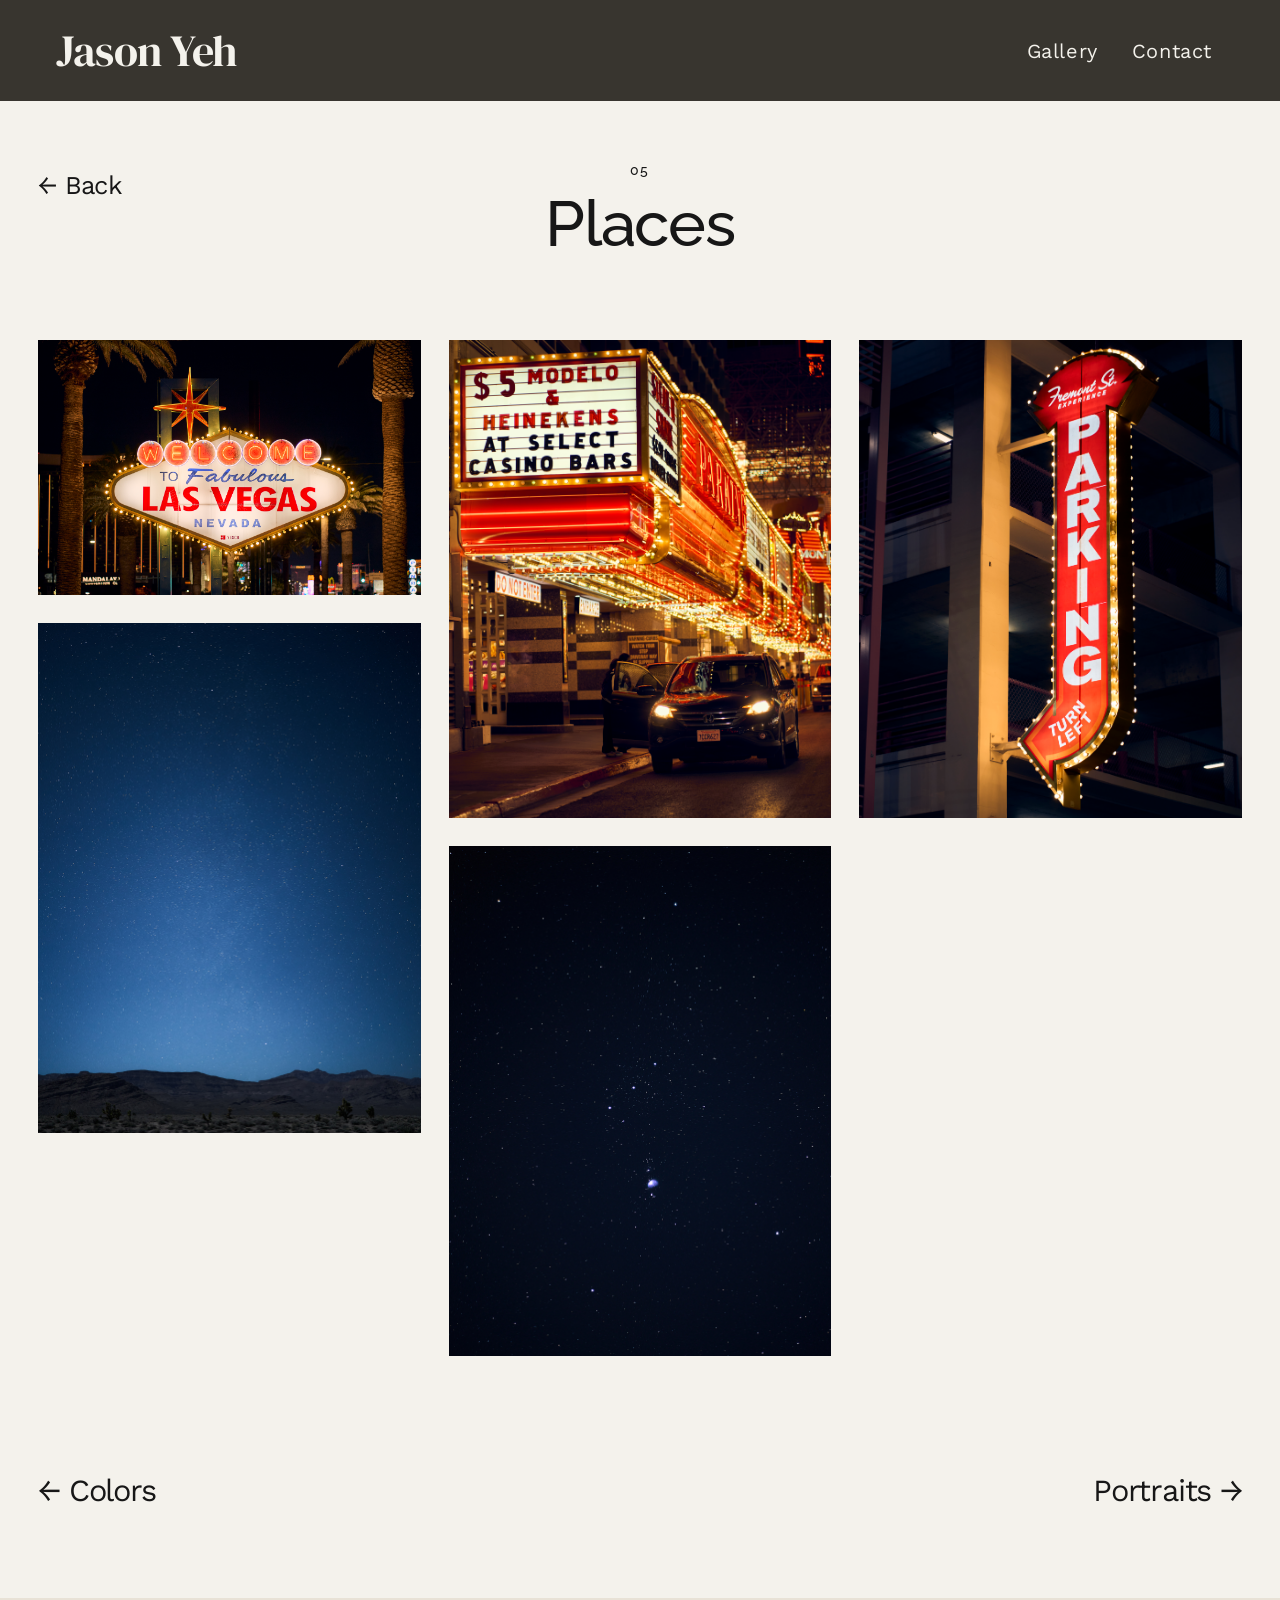
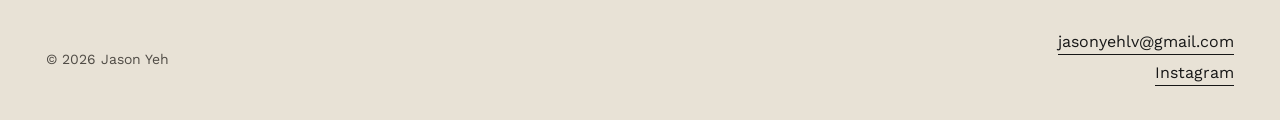
<file: places.html>
<!DOCTYPE html>
<html lang="en">
<head>
  <meta charset="UTF-8" />
  <meta name="viewport" content="width=device-width, initial-scale=1.0" />

  <title>Places | Jason Yeh Studio</title>
  <meta name="description" content="Places by Jason Yeh." />

  <link rel="icon" type="image/svg+xml" href="faviconcircle.svg" />
    <link rel="preconnect" href="https://fonts.googleapis.com">
  <link rel="preconnect" href="https://fonts.gstatic.com" crossorigin>
  <link href="https://fonts.googleapis.com/css2?family=DM+Serif+Display:ital@0;1&family=Josefin+Slab:wght@600;700&family=Raleway:wght@400;500;600&family=Work+Sans:wght@400;500;600&display=swap" rel="stylesheet">
  <link rel="stylesheet" href="styles.css" />
</head>

<body>
  <header class="site-header">
    <a class="brand" href="/">Jason Yeh</a>

    <nav>
      <a href="/#gallery">Gallery</a>
      <a href="index.html#contact">Contact</a>
    </nav>
  </header>

  <main class="gallery-page">

    <section class="gallery-hero">
      <a class="gallery-back" href="/#gallery" aria-label="Back to gallery">
        <span class="back-arrow">←</span>
        <span class="back-text">Back</span>
      </a>

      <div class="gallery-title">
        <p class="label">05</p>
        <h1>Places</h1>
      </div>
    </section>

    <!--DESKTOP GALLERY-->
    <section class="photo-gallery photo-gallery-desktop">
      <div class="gallery-column">
      <img src="images/places00.jpg" alt="Visual study by Jason Yeh" />
      <img src="images/places10.jpg" alt="Visual study by Jason Yeh" />
      </div>

      <div class="gallery-column">
      <img src="images/places01.jpg" alt="Visual study by Jason Yeh" />
      <img src="images/places11.jpg" alt="Visual study by Jason Yeh" />
      </div>

      <div class="gallery-column">
      <img src="images/places02.jpg" alt="Visual study by Jason Yeh" />
      </div>
    </section>

        <!--MOBILE GALLERY-->
     <section class="photo-gallery photo-gallery-mobile">
        <div class="gallery-column">
          <img src="images/places00.jpg" alt="Portrait photography by Jason Yeh" />
          <img src="images/places02.jpg" alt="Portrait photography by Jason Yeh" />
          <img src="images/places11.jpg" alt="Portrait photography by Jason Yeh" />
        </div>

        <div class="gallery-column">
          <img src="images/places01.jpg" alt="Portrait photography by Jason Yeh" />
          <img src="images/places10.jpg" alt="Portrait photography by Jason Yeh" />

        </div>
     </section>

    <section class="page-arrows">
      <a href="colors.html">← Colors</a>
      <a href="portraits.html">Portraits →</a>
    </section>
  </main>

  <footer class="gallery-footer">
  <p>© 2026 Jason Yeh</p>

  <div class="gallery-footer-links">
    <a href="mailto:jasonyehlv@gmail.com">jasonyehlv@gmail.com</a>
    <a href="https://instagram.com/jasonyeh.jpg" target="_blank" rel="noopener">Instagram</a>
  </div>
</footer>
</body>
</html>
</file>
<file: styles.css>
* {
  box-sizing: border-box;
}

html {
  scroll-behavior: smooth;
}

#gallery {
  scroll-margin-top: 132px;
}

body {
  margin: 0;
  background: #f4f2ec;
  color: #171717;
  font-family: Arial, Helvetica, sans-serif;
}

a {
  color: inherit;
  text-decoration: none;
}

img {
  display: block;
  max-width: 100%;
}

/* Header */

.site-header {
  position: fixed;
  top: 0;
  left: 0;
  z-index: 20;

  width: 100%;
  padding: 20px 68px 20px 56px;

  display: grid;
  grid-template-columns: auto 1fr auto;
  align-items: center;
  column-gap: 100px;

  background: rgba(48, 45, 39, 0.96);
  backdrop-filter: blur(12px);
}

.brand {
  grid-column: 1;

  font-family: "DM Serif Display", Georgia, "Times New Roman", serif;
  font-weight: 400;
  font-size: 44px;
  letter-spacing: -0.01em;
  color: #f4f2ec;

  white-space: nowrap;
}

nav {
  grid-column: 3;

  display: flex;
  align-items: center;
  gap: 34px;

  font-family: "Work Sans", Arial, Helvetica, sans-serif;
  font-weight: 400;

  color: #f4f2ec;
  font-size: 20px;
  line-height: 1;
  letter-spacing: 0.03em;

  white-space: nowrap;
}

nav a:hover,
.contact-links a:hover,
.page-arrows a:hover {
  opacity: 0.55;
}

/* Home */

.home {
  min-height: auto;
  padding: 130px 7vw 0;

  display: grid;
  grid-template-columns: 0.95fr 1.05fr;
  align-items: center;
  gap: 48px;

  margin-bottom: 100px;
}

.home-photo {
  width: min(42vw, 620px);
  aspect-ratio: 1 / 1;

  overflow: hidden;
  background: #ddd;
  justify-self: center;
}

.home-photo img {
  width: 100%;
  height: 100%;
  object-fit: cover;
  object-position: center center;
}

.home-intro {
  max-width: 620px;
  margin: 0 auto;
  padding: 40px;

  display: flex;
  flex-direction: column;
  justify-content: center;
  text-align: center;
}

h1 {
  font-size: clamp(54px, 7vw, 104px);
  line-height: 0.95;
  letter-spacing: -0.06em;
}

.home-intro h1 {
  font-family: "Raleway", Arial, Helvetica, sans-serif;
  font-weight: 600;
  letter-spacing: -0.045em;
}

.intro-text {
  max-width: 440px;
  margin: 26px auto 36px;

  font-family: "Work Sans", Arial, Helvetica, sans-serif;
  font-weight: 400;

  color: #504c46;
  font-size: 18px;
  line-height: 1.7;
}

h1,
h2,
h3 {
  margin: 0;
  font-family: Georgia, "Times New Roman", serif;
  font-weight: 400;
}

/* Gallery section */

.portfolio-section {
  min-height: auto;
  padding: 36px 4vw 100px;
}

/* Homepage portfolio tile grid */

.portfolio-grid {
  width: 92vw;
  max-width: 2200px;
  margin: 0 auto;

  display: grid;
  grid-template-columns: repeat(6, minmax(0, 1fr));
  gap: 28px;
}

.tile {
  grid-column: span 2;

  position: relative;
  aspect-ratio: 4 / 3;

  overflow: hidden;
  background: #ddd;
}

.tile:nth-child(4) {
  grid-column: 2 / span 2;
}

.tile:nth-child(5) {
  grid-column: 4 / span 2;
}

.tile img {
  width: 100%;
  height: 100%;
  object-fit: cover;

  transition: transform 700ms ease, filter 700ms ease;
}

.motion-cover {
  object-position: center 20%;
}

.haze {
  position: absolute;
  inset: 0;

  background:
    linear-gradient(
      to bottom,
      rgba(244, 242, 236, 0.08),
      rgba(20, 18, 15, 0.30)
    ),
    rgba(20, 18, 15, 0.14);

  transition: opacity 350ms ease;
}

.tile h3 {
  position: absolute;
  inset: 0;

  display: grid;
  place-items: center;

  font-family: "Work Sans", Arial, Helvetica, sans-serif;
  font-weight: 500;

  color: #f8f5ed;
  font-size: clamp(30px, 2.2vw, 42px);
  letter-spacing: -0.035em;
  text-shadow: 0 2px 24px rgba(0, 0, 0, 0.28);

  transition: transform 350ms ease, text-shadow 350ms ease;
}

.tile:hover img {
  transform: scale(1.025);
  filter: brightness(1);
}

.tile:hover .haze {
  opacity: 0;
}

.tile:hover h3 {
  transform: scale(1.04);
  text-shadow: 0 3px 28px rgba(0, 0, 0, 0.38);
}

/* Individual gallery pages */

.gallery-page {
  padding-top: 42px;
}

.gallery-hero {
  width: min(94vw, 1800px);
  margin: 0 auto;
  padding: 74px 0 84px;

  display: grid;
  grid-template-columns: 1fr auto 1fr;
  align-items: center;
}

.gallery-back {
  justify-self: start;

  font-family: "Work Sans", Arial, Helvetica, sans-serif;
  font-size: clamp(18px, 2vw, 32px);
  line-height: 1;
  letter-spacing: -0.03em;
}

.gallery-title {
  grid-column: 2;
  text-align: center;
}

.gallery-title .label {
  margin: 46px 0 14px;

  font-family: "Raleway", Arial, Helvetica, sans-serif;
  font-weight: 500;

  font-size: 14px;
  letter-spacing: 0.08em;
}

.gallery-title h1 {
  font-family: "Raleway", Arial, Helvetica, sans-serif;
  font-weight: 500;
  font-size: clamp(42px, 5vw, 72px);
  line-height: 1;
  letter-spacing: -0.02em;
}

.gallery-back:hover {
  opacity: 0.55;
}

/* Masonry gallery */

.photo-gallery {
  width: min(94vw, 1800px);
  margin: 0 auto;
  padding: 0 0 100px;

  display: grid;
  grid-template-columns: repeat(3, minmax(0, 1fr));
  gap: 28px;
  align-items: start;
}

.gallery-column {
  display: flex;
  flex-direction: column;
  gap: 28px;
}

.photo-gallery img {
  width: 100%;
  height: auto;
  display: block;

  margin: 0;
  padding: 0;

  background: #ddd;
}

.page-arrows {
  width: min(94vw, 1800px);
  margin: 0 auto;
  padding: 16px 0 90px;

  display: flex;
  justify-content: space-between;
  gap: 28px;

  font-family: "Work Sans", Arial, Helvetica, sans-serif;
  font-size: clamp(24px, 2.4vw, 36px);
  letter-spacing: -0.04em;
}

.gallery-back a:hover,
.page-arrows a:hover {
  opacity: 0.55;
}

/* Contact */

.contact-section {
  padding: 58px 46px 42px;
  background: #e8e2d6;

  display: grid;
  grid-template-columns: 1fr auto 1fr;
  row-gap: 24px;
}

.contact-note {
  grid-column: 1 / -1;
  grid-row: 1;

  margin: 0;
  text-align: center;

  font-family: "Work Sans", Arial, Helvetica, sans-serif;
  font-weight: 400;
  font-size: clamp(22px, 1.6vw, 32px);
  line-height: 1.35;
  letter-spacing: 0;
}

.contact-bottom {
  display: contents;
}

.contact-links {
  grid-column: 2;
  grid-row: 2;
  justify-self: center;

  display: flex;
  flex-direction: row;
  align-items: center;
  gap: 28px;
}

.copyright {
  grid-column: 1 / -1;
  grid-row: 3;
  justify-self: center;

  margin: 0;
  color: #504c46;

  font-family: "Work Sans", Arial, Helvetica, sans-serif;
  font-weight: 400;
  font-size: 14px;
  text-align: center;

  margin-top: 16px;
}

.contact-links {
  grid-column: 2;
  justify-self: center;

  display: flex;
  flex-direction: row;
  align-items: center;
  gap: 28px;
}

.contact-links a {
  font-family: "Work Sans", Arial, Helvetica, sans-serif;
  font-weight: 400;

  color: #171717;
  border-bottom: 1px solid currentColor;
  padding-bottom: 3px;
  font-size: 16px;
}

.contact-links a:hover {
  opacity: 0.55;
}

/* Compact footer for gallery pages */

.gallery-footer {
  padding: 34px 46px;
  background: #e8e2d6;

  display: flex;
  justify-content: space-between;
  align-items: center;
  gap: 32px;
}

.gallery-footer p,
.gallery-footer-links a {
  font-family: "Work Sans", Arial, Helvetica, sans-serif;
  font-weight: 400;
}

.gallery-footer p {
color: #504c46;
font-size: 14px;
}

.gallery-footer-links {
  display: flex;
  flex-direction: column;
  align-items: flex-end;
  gap: 8px;
}

.gallery-footer-links a {
  color: #171717;
  border-bottom: 1px solid currentColor;
  padding-bottom: 3px;
  font-size: 16px;
}

.gallery-footer-links a:hover {
  opacity: 0.55;
}

.photo-gallery-mobile {
  display: none;
}

/* Medium */

@media (max-width: 1100px) {
  .portfolio-grid {
    width: min(92vw, 900px);
    grid-template-columns: repeat(2, minmax(0, 1fr));
  }

  .tile,
  .tile:nth-child(4),
  .tile:nth-child(5) {
    grid-column: auto;
  }
}

/* Mobile */

@media (max-width: 850px) {
  #gallery {
    scroll-margin-top: 105px;
  }
}

@media (max-width: 850px) {
  .site-header {
  padding: 24px 36px;

  display: flex;
  align-items: center;
}

.brand {
  font-family: "DM Serif Display", Georgia, "Times New Roman", serif;
  font-weight: 400;

  font-size: 32px;
  line-height: 1;
  white-space: nowrap;
}

nav {
  margin-left: auto;

  display: flex;
  align-items: center;
  justify-content: flex-end;
  gap: 20px;

  font-size: 14px;
  line-height: 1;
  white-space: nowrap;
}

  .home {
    grid-template-columns: 1fr;
    gap: 34px;
    padding: 110px 22px 0;
    margin-bottom: 40px;
  }

  .home-photo {
  width: 100%;
  max-width: 520px;
  aspect-ratio: 1 / 1;
  min-height: 0;
  height: auto;
}

  .home-intro {
    padding: 28px 12px 34px;
  }

  .portfolio-section {
    padding: 0 22px 80px;
  }

  .portfolio-grid {
    width: 100%;
    grid-template-columns: 1fr;
    gap: 18px;
  }

  .tile,
  .tile:nth-child(4),
  .tile:nth-child(5) {
    grid-column: auto;
    aspect-ratio: 4 / 3;
  }

  .tile h3 {
  position: absolute;
  inset: 0;

  display: grid;
  place-items: center;

  font-family: "Work Sans", Arial, Helvetica, sans-serif;
  font-weight: 500;

  color: #f8f5ed;
  font-size: clamp(26px, 2.2vw, 42px);
  letter-spacing: -0.035em;
  text-shadow: 0 2px 24px rgba(0, 0, 0, 0.28);

  transition: transform 350ms ease, text-shadow 350ms ease;
}

  .gallery-page {
  padding-top: 80px;
}

.gallery-hero {
  width: calc(100vw - 32px);
  padding: 36px 0 42px;

  display: grid;
  grid-template-columns: 44px 1fr 44px;
  align-items: center;
}

.gallery-back {
  grid-column: 1;
  justify-self: start;

  font-size: 22px;
  line-height: 1;

  transform: translateY(-32px);
}

.gallery-title {
  grid-column: 2;
  text-align: center;
}

.gallery-title .label {
  margin: 0 0 8px;
  font-size: 12px;
}

.gallery-title h1 {
  font-family: "Raleway", Arial, Helvetica, sans-serif;
  font-weight: 500;
  font-size: clamp(36px, 11vw, 52px);
}

@media (max-width: 850px) {
  .photo-gallery {
    width: calc(100vw - 32px);
    padding: 0 0 70px;

    grid-template-columns: repeat(2, 1fr);
    gap: 12px;
  }

  .gallery-column {
    gap: 12px;
  }
}

.page-arrows {
  width: calc(100vw - 32px);
  padding: 0 0 70px;
  font-size: clamp(22px, 7vw, 34px);
}

 .contact-section {
  padding: 48px 24px 38px;

  display: grid;
  grid-template-columns: 1fr auto 1fr;
  row-gap: 20px;
}

.contact-note {
  grid-column: 1 / -1;
  grid-row: 1;

  margin: 0;
  text-align: center;
  font-size: clamp(20px, 5vw, 30px);
}

.contact-bottom {
  display: contents;
}

.contact-links {
  grid-column: 2;
  grid-row: 2;
  justify-self: center;

  display: flex;
  flex-direction: row;
  align-items: center;
  gap: 22px;
}

.copyright {
  grid-column: 1 / -1;
  grid-row: 3;
  justify-self: center;

  margin: 0;
  font-size: 13px;
  text-align: center;

  margin-top: 16px;
}

.gallery-footer {
  padding: 28px 24px;
  flex-direction: row;
  align-items: center;
}

.gallery-footer-links {
  align-items: flex-end;
  gap: 8px;
}

.gallery-footer p,
.gallery-footer-links a {
  font-size: 13px;
}

/* Mobile-specific curated gallery */

@media (max-width: 850px) {
  .photo-gallery-desktop {
    display: none;
  }

  .photo-gallery-mobile {
    width: calc(100vw - 32px);
    margin: 0 auto;
    padding: 0 0 70px;

    display: grid;
    grid-template-columns: repeat(2, minmax(0, 1fr));
    gap: 12px;
    align-items: start;
  }

  .photo-gallery-mobile .gallery-column {
    display: flex;
    flex-direction: column;
    gap: 12px;
  }

  .photo-gallery-mobile img {
    width: 100%;
    height: auto;
    display: block;
    margin: 0;
    padding: 0;
  }
}
}
</file>
